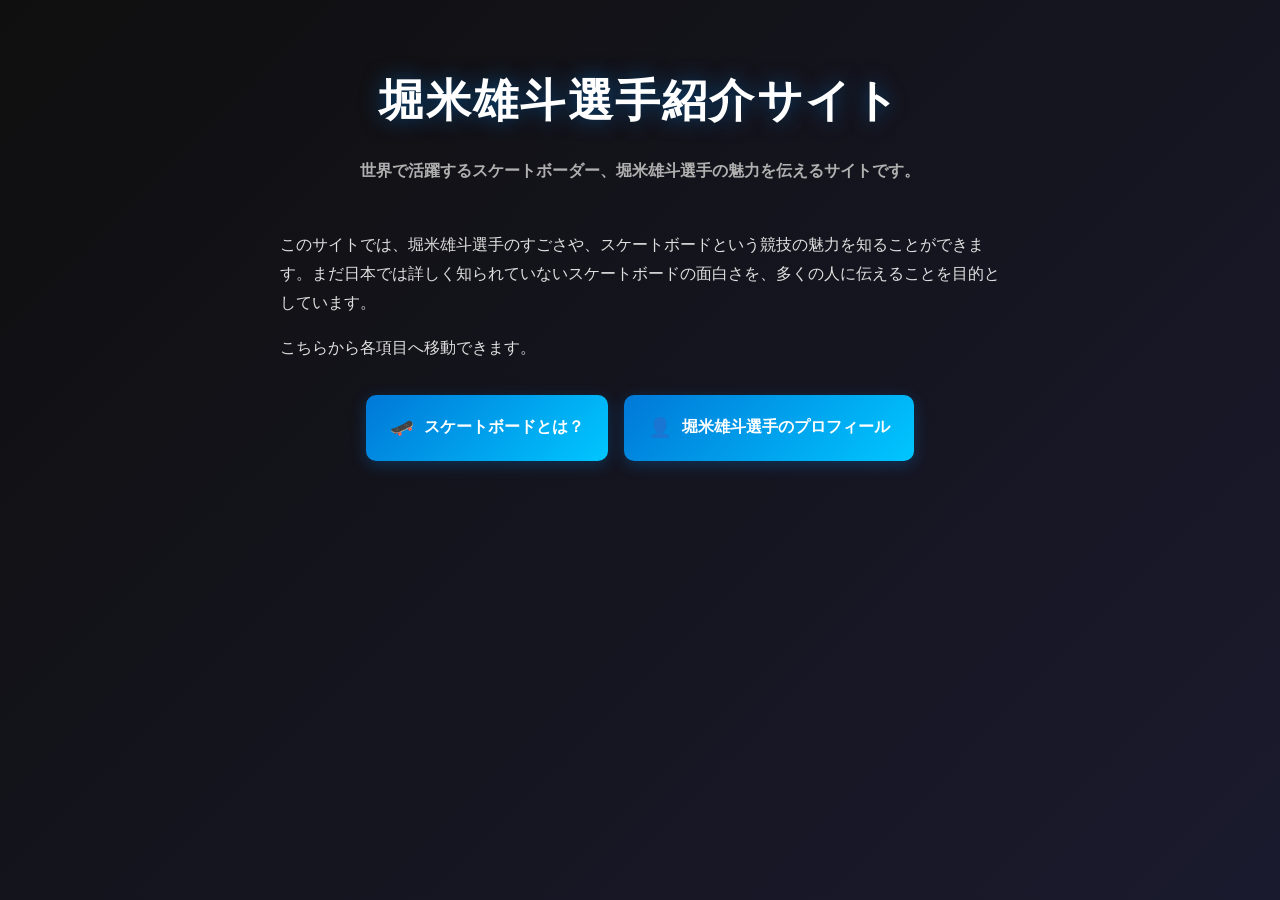
<file: index.html>
<!DOCTYPE html>
<html lang="ja">
<head>
  <meta charset="UTF-8">
  <meta name="viewport" content="width=device-width, initial-scale=1.0">
  <title>堀米雄斗選手紹介サイト</title>
  <link rel="stylesheet" type="text/css" href="css-folder/style.css">
</head>
<body>
  <header>
    <h1>堀米雄斗選手紹介サイト</h1>
    <p>世界で活躍するスケートボーダー、堀米雄斗選手の魅力を伝えるサイトです。</p>
  </header>
  <main>
    <p>このサイトでは、堀米雄斗選手のすごさや、スケートボードという競技の魅力を知ることができます。まだ日本では詳しく知られていないスケートボードの面白さを、多くの人に伝えることを目的としています。</p>
    <p>こちらから各項目へ移動できます。</p>
    <div class="btn-group">
      <a href="skateboard.html" class="btn">
        <span class="btn-icon">🛹</span>
        <span>スケートボードとは？</span>
      </a>
      <a href="horigome.html" class="btn">
        <span class="btn-icon">👤</span>
        <span>堀米雄斗選手のプロフィール</span>
      </a>
    </div>
  </main>
</body>
</html>
</file>
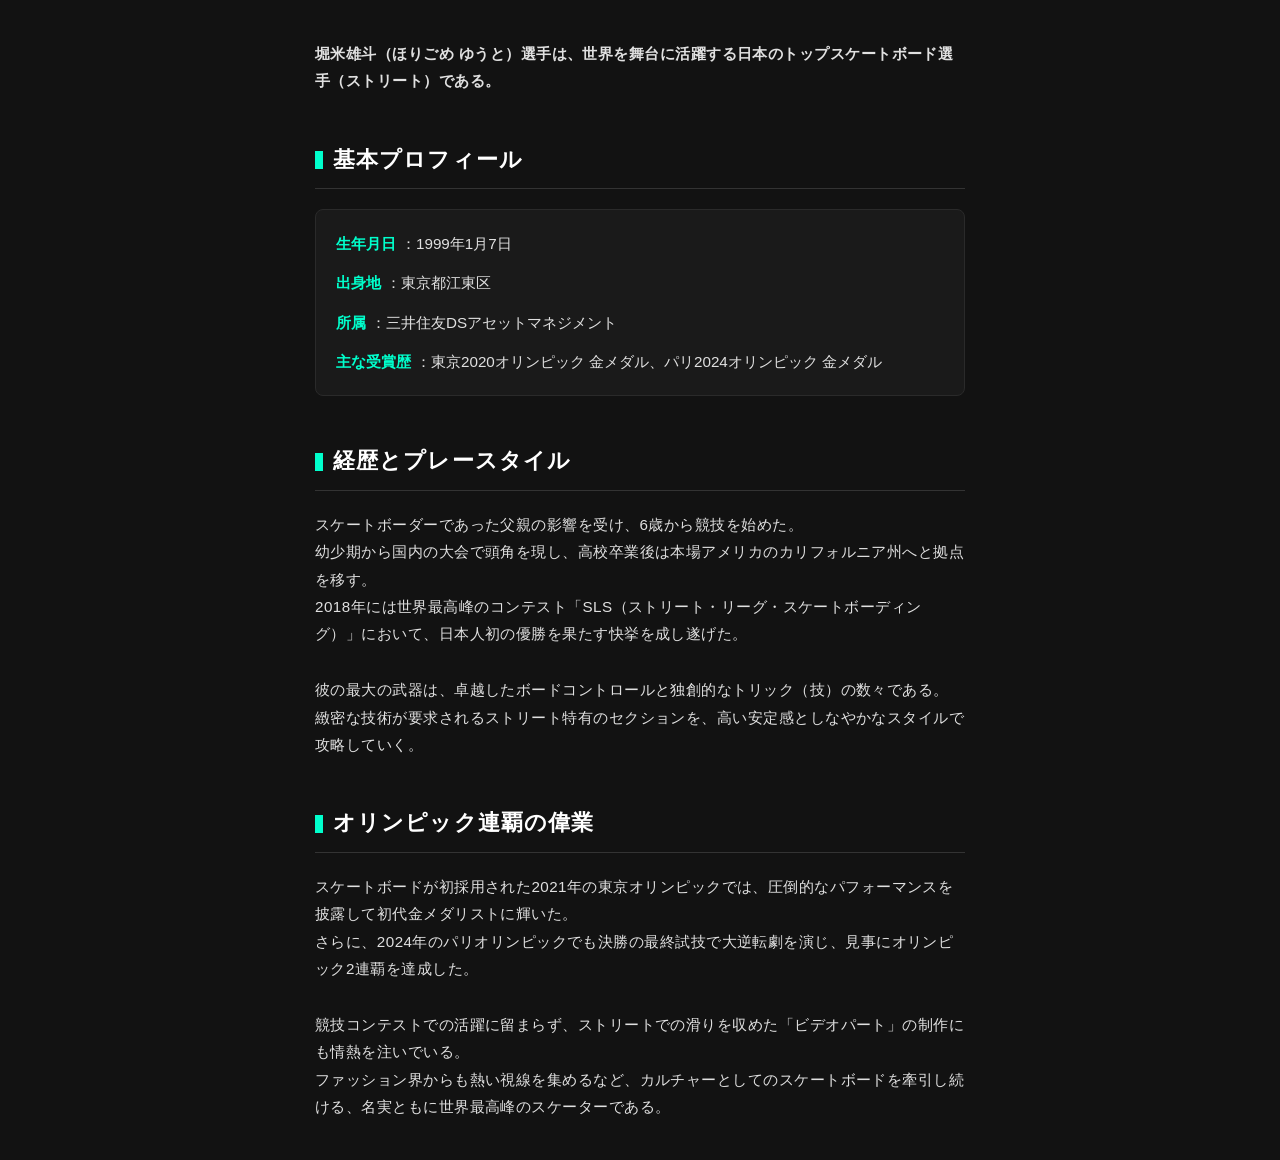
<file: horigome.html>
<html lang="ja">
    <head>
        <meta charset="UTF-8">
        <title>堀米雄斗選手の紹介</title>
        <link rel="stylesheet" href="css-folder/horigome.css"> 
    </head>

    <body>
        <p><strong>堀米雄斗（ほりごめ ゆうと）選手は、世界を舞台に活躍する日本のトップスケートボード選手（ストリート）である。</strong></p>
        
        <h2>基本プロフィール</h2>
        <ul>
            <li><strong>生年月日</strong>：1999年1月7日</li>
            <li><strong>出身地</strong>：東京都江東区</li>
            <li><strong>所属</strong>：三井住友DSアセットマネジメント</li>
            <li><strong>主な受賞歴</strong>：東京2020オリンピック 金メダル、パリ2024オリンピック 金メダル</li>
        </ul>
        
        <h2>経歴とプレースタイル</h2>
        <p>
            スケートボーダーであった父親の影響を受け、6歳から競技を始めた。<br>
            幼少期から国内の大会で頭角を現し、高校卒業後は本場アメリカのカリフォルニア州へと拠点を移す。<br>
            2018年には世界最高峰のコンテスト「SLS（ストリート・リーグ・スケートボーディング）」において、日本人初の優勝を果たす快挙を成し遂げた。
        </p>
        <p>
            彼の最大の武器は、卓越したボードコントロールと独創的なトリック（技）の数々である。<br>
            緻密な技術が要求されるストリート特有のセクションを、高い安定感としなやかなスタイルで攻略していく。
        </p>
        
        <h2>オリンピック連覇の偉業</h2>
        <p>
            スケートボードが初採用された2021年の東京オリンピックでは、圧倒的なパフォーマンスを披露して初代金メダリストに輝いた。<br>
            さらに、2024年のパリオリンピックでも決勝の最終試技で大逆転劇を演じ、見事にオリンピック2連覇を達成した。
        </p>
        
        <p>
            競技コンテストでの活躍に留まらず、ストリートでの滑りを収めた「ビデオパート」の制作にも情熱を注いでいる。<br>
            ファッション界からも熱い視線を集めるなど、カルチャーとしてのスケートボードを牽引し続ける、名実ともに世界最高峰のスケーターである。
        </p>
    </body>
</html>
</file>
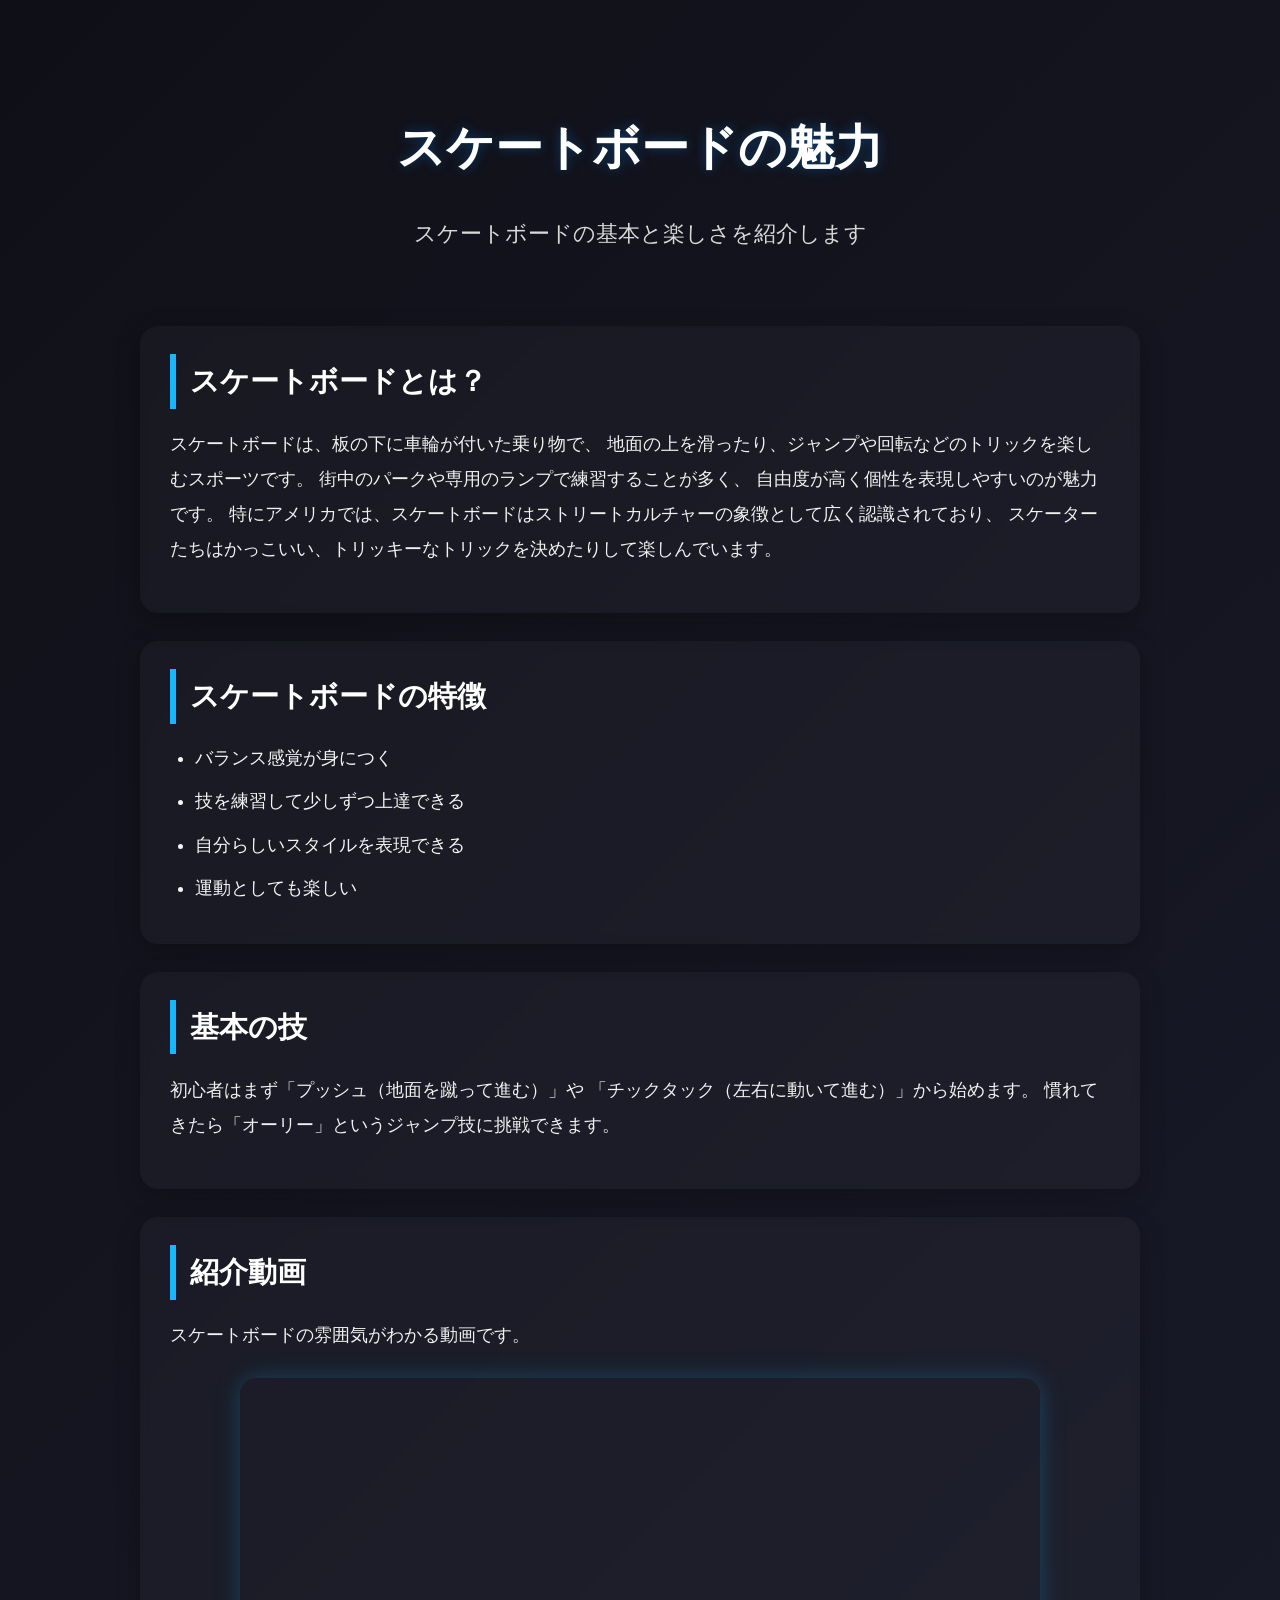
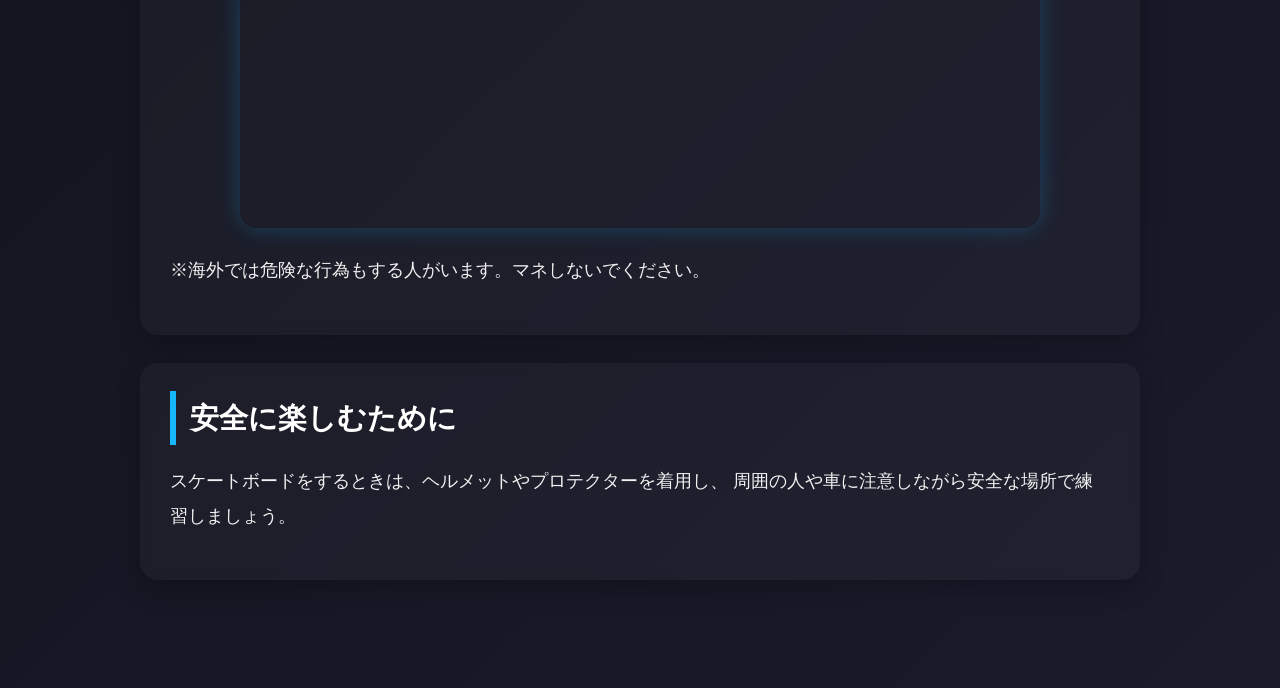
<file: skateboard.html>
<!DOCTYPE html>
<html lang="ja">
    <head>
        <meta charset="UTF-8">
        <title>HTMLの表とフォーム</title>
        <link rel="stylesheet" type="text/css" href="css-folder/skateboard.css">
    </head>
    <body>
        <header>
    <h1>スケートボードの魅力</h1>
    <p>スケートボードの基本と楽しさを紹介します</p>
  </header>

  <main>
    <section>
      <h2>スケートボードとは？</h2>
      <p>
        スケートボードは、板の下に車輪が付いた乗り物で、
        地面の上を滑ったり、ジャンプや回転などのトリックを楽しむスポーツです。
        街中のパークや専用のランプで練習することが多く、
        自由度が高く個性を表現しやすいのが魅力です。
        特にアメリカでは、スケートボードはストリートカルチャーの象徴として広く認識されており、
        スケーターたちはかっこいい、トリッキーなトリックを決めたりして楽しんでいます。
      </p>
    </section>

    <section>
      <h2>スケートボードの特徴</h2>
      <ul>
        <li>バランス感覚が身につく</li>
        <li>技を練習して少しずつ上達できる</li>
        <li>自分らしいスタイルを表現できる</li>
        <li>運動としても楽しい</li>
      </ul>
    </section>

    <section>
      <h2>基本の技</h2>
      <p>
        初心者はまず「プッシュ（地面を蹴って進む）」や
        「チックタック（左右に動いて進む）」から始めます。
        慣れてきたら「オーリー」というジャンプ技に挑戦できます。
      </p>
    </section>

    <section>
      <h2>紹介動画</h2>
      <p>スケートボードの雰囲気がわかる動画です。</p>

      <div class="youtube">
        <iframe
          src="https://www.youtube.com/embed/iy_3cSfzpqk"
          title="スケートボード動画"
          allow="accelerometer; autoplay; clipboard-write; encrypted-media; gyroscope; picture-in-picture; web-share"
          allowfullscreen>
        </iframe>
      </div>

      <p>
        ※海外では危険な行為もする人がいます。マネしないでください。
      </p>
    </section>

    <section>
      <h2>安全に楽しむために</h2>
      <p>
        スケートボードをするときは、ヘルメットやプロテクターを着用し、
        周囲の人や車に注意しながら安全な場所で練習しましょう。
      </p>
    </section>
  </main>
    </body>
</html>
</file>
<file: css-folder/style.css>
/* ===== 全体共通設定 ===== */
* {
  box-sizing: border-box;
}

body {
  margin: 0;
  min-height: 100vh;
  background: linear-gradient(135deg, #0F0F0F, #1A1A2E);
  font-family: "Hiragino Sans", "Yu Gothic", "Helvetica Neue", Arial, sans-serif;
  line-height: 1.8;
  padding: 0 20px 60px;
}

/* ===== ヘッダー ===== */
header {
  max-width: 720px;
  margin: 0 auto;
  padding: 60px 0 30px;
  text-align: center;
}

h1 {
  color: #FFFFFF;
  font-size: clamp(1.8rem, 5vw, 2.8rem);
  letter-spacing: 0.05em;
  margin: 0 0 16px;
  text-shadow: 0 0 20px rgba(0, 120, 215, 0.5);
}

/* ===== 本文 ===== */
main {
  max-width: 720px;
  margin: 0 auto;
}

p {
  color: #E0E0E0;
  font-size: 1rem;
  margin: 0 0 16px;
}

header p {
  color: #B0B0B0;
  font-weight: bold;
}

/* ===== ボタンエリア ===== */
.btn-group {
  display: flex;
  flex-direction: column;
  gap: 16px;
  margin-top: 32px;
}

@media (min-width: 600px) {
  .btn-group {
    flex-direction: row;
    justify-content: center;
  }
}

/* ===== ボタン本体 ===== */
.btn {
  position: relative;
  display: flex;
  align-items: center;
  justify-content: center;
  gap: 10px;
  padding: 16px 24px;
  background: linear-gradient(135deg, #0078D7, #00C6FF);
  color: white;
  text-decoration: none;
  font-weight: bold;
  border-radius: 10px;
  overflow: hidden;
  isolation: isolate;
  box-shadow: 0 4px 15px rgba(0, 120, 215, 0.3);
  transition: transform 0.25s ease, box-shadow 0.25s ease;
}

.btn-icon {
  font-size: 1.2em;
  transition: transform 0.25s ease;
}

/* 光が走るアニメーション */
.btn::before {
  content: "";
  position: absolute;
  top: 0;
  left: -75%;
  width: 50%;
  height: 100%;
  background: linear-gradient(120deg, transparent, rgba(255,255,255,0.4), transparent);
  transform: skewX(-20deg);
  z-index: -1;
  transition: left 0.5s ease;
}

.btn:hover {
  transform: translateY(-3px) scale(1.03);
  box-shadow: 0 8px 25px rgba(0, 198, 255, 0.5);
}

.btn:hover::before {
  left: 125%;
}

.btn:hover .btn-icon {
  transform: rotate(15deg) scale(1.2);
}

.btn:active {
  transform: translateY(0) scale(0.98);
}

/* ===== スマホ対応の微調整 ===== */
@media (max-width: 480px) {
  header {
    padding: 40px 0 20px;
  }
  .btn {
    width: 100%;
    padding: 14px 20px;
  }
}
</file>
<file: css-folder/horigome.css>
body {
    font-family: "Helvetica Neue", Arial, "Hiragino Kaku Gothic ProN", "Hiragino Sans", Meiryo, sans-serif;
    line-height: 1.8;
    color: #e0e0e0; /* 完全に真っ白ではなく、少し目に優しい洗練された白 */
    background-color: #121212; /* 高級感があり引き締まった深い黒 */
    max-width: 650px;
    margin: 40px auto;
    padding: 0 24px;
  }

  /* 冒頭のリード文を目立たせる設定 */
  .lead-text {
    font-size: 1.1rem;
    color: #ffffff;
    border-left: 4px solid #00ffcc; /* アクセントとしてネオン系のサイバーグリーンを配置 */
    padding-left: 15px;
    margin-bottom: 40px;
  }

  /* 見出し（H2）をストリート風にかっこよく装飾 */
  h2 {
    font-size: 1.4rem;
    color: #ffffff;
    font-weight: 700;
    letter-spacing: 0.05em;
    text-transform: uppercase;
    border-bottom: 1px solid #333333; /* 暗めの境界線 */
    padding-bottom: 8px;
    margin-top: 45px;
    margin-bottom: 20px;
    display: flex;
    align-items: center;
  }

  /* 見出しの左側に付ける小さな四角のアクセント */
  h2::before {
    content: "";
    display: inline-block;
    width: 8px;
    height: 18px;
    background-color: #00ffcc; /* アクセントカラーと同色 */
    margin-right: 10px;
  }

  /* プロフィールリストの装飾 */
  ul {
    list-style: none; /* 標準の黒丸を非表示に */
    padding: 20px;
    background-color: #1a1a1a; /* 少し明るい黒のボックスで囲む */
    border-radius: 8px;
    border: 1px solid #2a2a2a;
    margin-bottom: 30px;
  }

  li {
    margin-bottom: 12px;
    font-size: 0.95rem;
  }

  li:last-child {
    margin-bottom: 0; /* 最後の項目の余白をリセット */
  }

  /* 項目名（生年月日など）の文字色を少し変えてメリハリを出す */
  li strong {
    color: #00ffcc; 
    font-weight: 600;
    margin-right: 5px;
  }

  /* 本文の段落 */
  p {
    margin-bottom: 1.8rem;
    font-size: 0.95rem;
    letter-spacing: 0.03em;
  }
</file>
<file: css-folder/skateboard.css>
body {
  font-family: "Yu Gothic", "Hiragino Kaku Gothic ProN", sans-serif;
  line-height: 1.9;
  margin: 0;
  padding: 0;
  background: linear-gradient(135deg, #0f1017, #1a1b2b);
  color: #f5f5f5;
}

header {
  text-align: center;
  padding: 70px 20px 50px;
  background: transparent;
}

header h1 {
  font-size: 3rem;
  margin-bottom: 20px;
  color: #ffffff;
  text-shadow: 0 0 12px rgba(0, 140, 255, 0.35);
}

header p {
  font-size: 1.4rem;
  color: #d8d8d8;
  margin: 0;
}

main {
  max-width: 1000px;
  margin: 0 auto;
  padding: 20px 30px 80px;
}

section {
  background: rgba(255, 255, 255, 0.03);
  border-radius: 18px;
  padding: 28px 30px;
  margin-bottom: 28px;
  box-shadow: 0 8px 24px rgba(0, 0, 0, 0.25);
  backdrop-filter: blur(4px);
}

h2 {
  font-size: 1.8rem;
  margin-top: 0;
  margin-bottom: 18px;
  color: #ffffff;
  border-left: 6px solid #18b6ff;
  padding-left: 14px;
}

p {
  font-size: 1.15rem;
  color: #f1f1f1;
}

ul {
  padding-left: 25px;
  margin: 0;
}

ul li {
  font-size: 1.1rem;
  margin-bottom: 10px;
}

.youtube {
  position: relative;
  width: 100%;
  max-width: 800px;
  aspect-ratio: 16 / 9;
  margin: 25px auto;
  border-radius: 16px;
  overflow: hidden;
  box-shadow: 0 0 25px rgba(24, 182, 255, 0.25);
}

.youtube iframe {
  width: 100%;
  height: 100%;
  border: 0;
}
    @media (max-width: 768px) {
  header {
    padding: 50px 15px 35px;
  }

  header h1 {
    font-size: 2rem;
  }

  header p {
    font-size: 1.05rem;
  }

  main {
    padding: 15px 15px 50px;
  }

  section {
    padding: 22px 18px;
  }

  h2 {
    font-size: 1.4rem;
  }

  p,
  ul li {
    font-size: 1rem;
  }
}
</file>
